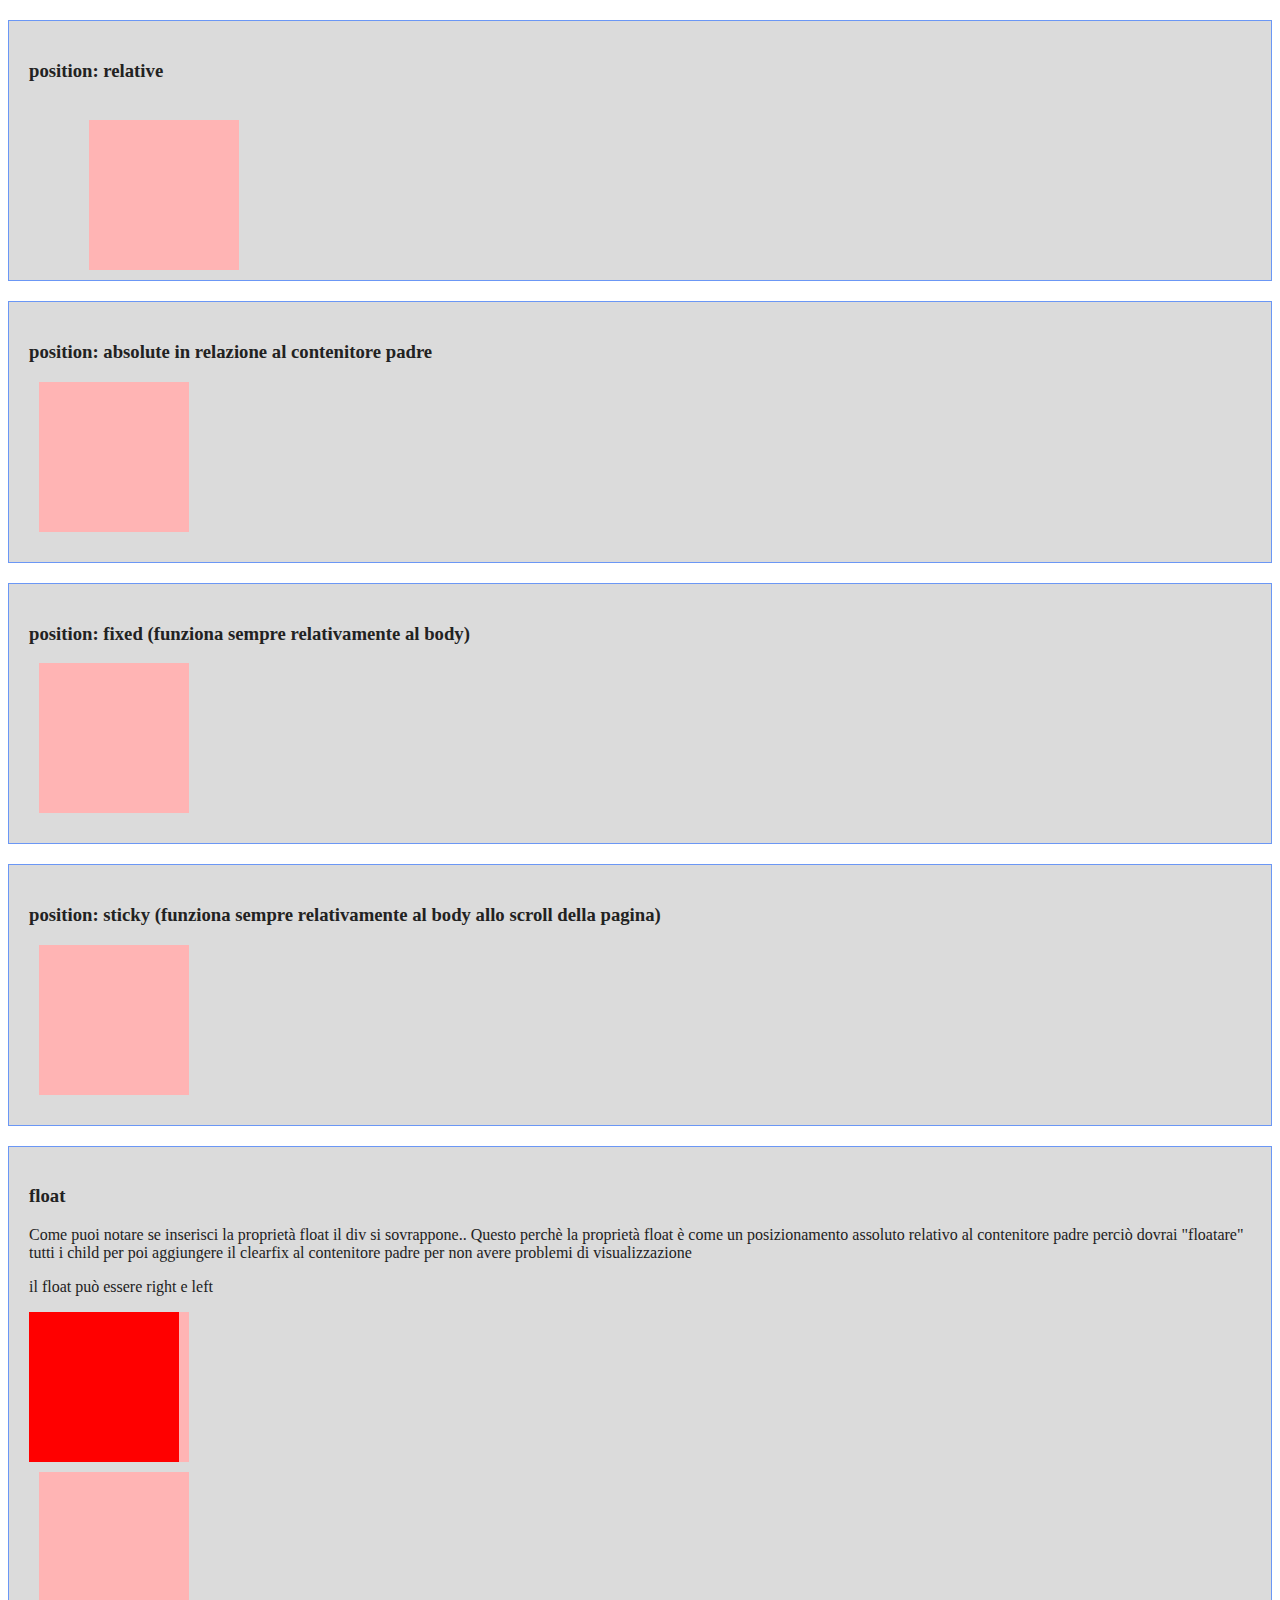
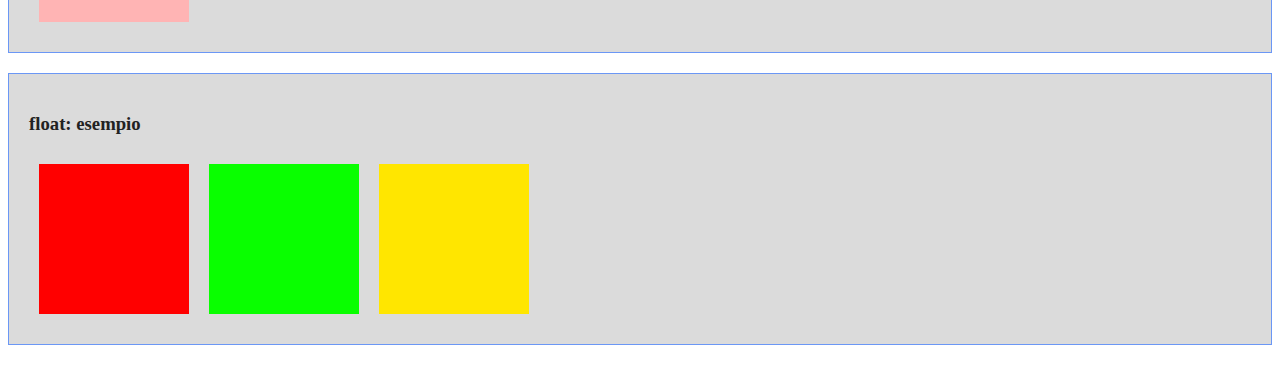
<file: index.html>
<!doctype html>
<html lang="">
<head>
  <meta charset="utf-8">
  <meta name="description" content="">
  <meta name="viewport" content="width=device-width, initial-scale=1">
  <link rel="stylesheet" href="css/base.css">
  <link rel="stylesheet" href="css/main.css">
  <title>DevAcademy: CSS Avanzato</title>
</head>
<body>
<div class="parent parent1">
  <h3>position: relative</h3>
  <div class="child child-1"></div>
</div>
<div class="parent parent2">
  <h3>position: absolute in relazione al contenitore padre</h3>
  <div class="child child-1"></div>
</div>
<div class="parent parent3">
  <h3>position: fixed (funziona sempre relativamente al body)</h3>
  <div class="child child-1"></div>
</div>
<div class="parent parent4">
  <h3>position: sticky (funziona sempre relativamente al body allo scroll della pagina)</h3>
  <div class="child child-1"></div>
</div>
<div class="parent parent5">
  <h3>float</h3>
  <p>Come puoi notare se inserisci la proprietà float il div si sovrappone.. Questo perchè la proprietà float è come un posizionamento assoluto relativo al contenitore padre perciò dovrai "floatare" tutti i child per poi aggiungere il clearfix al contenitore padre per non avere problemi di visualizzazione</p>
  <p>il float può essere right e left</p>
  <div class="child child-1"></div>
  <div class="child child-2"></div>
  <div class="child child-3"></div>
</div>
<div class="parent parent6">
  <h3>float: esempio</h3>
  <div class="child child-1"></div>
  <div class="child child-2"></div>
  <div class="child child-3"></div>
</div>
</body>
</html>
</file>
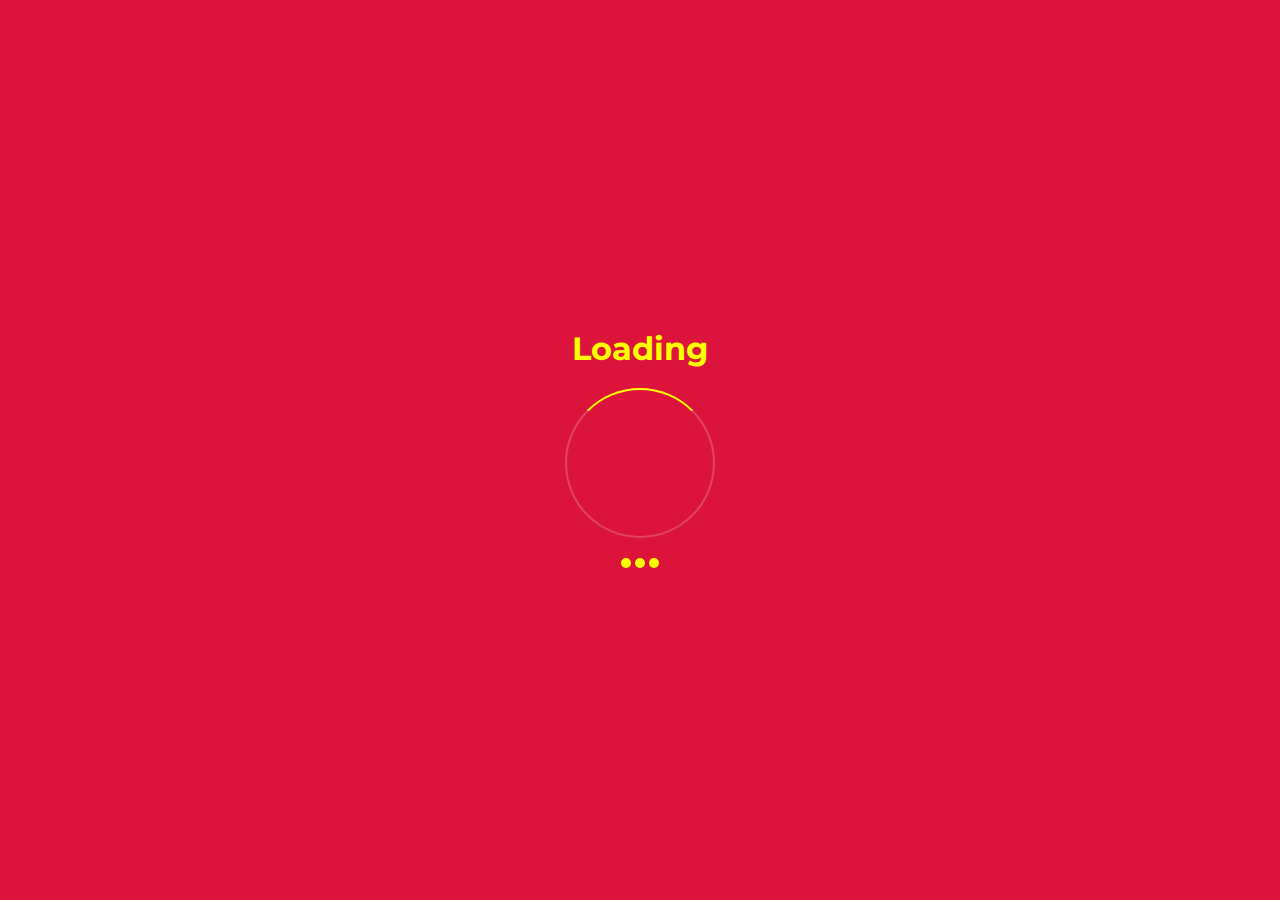
<file: animazioni-keyframes/index.html>
<!doctype html>
<html lang="">
<head>
  <meta charset="utf-8">
  <meta name="description" content="">
  <meta name="viewport" content="width=device-width, initial-scale=1">
  <link rel="preconnect" href="https://fonts.gstatic.com">
  <link href="https://fonts.googleapis.com/css2?family=Montserrat:wght@300;400;600&display=swap" rel="stylesheet">
  <link rel="stylesheet" href="https://cdnjs.cloudflare.com/ajax/libs/font-awesome/5.15.3/css/all.min.css" integrity="sha512-iBBXm8fW90+nuLcSKlbmrPcLa0OT92xO1BIsZ+ywDWZCvqsWgccV3gFoRBv0z+8dLJgyAHIhR35VZc2oM/gI1w==" crossorigin="anonymous" />
  <link rel="stylesheet" href="style.css">
  <title>Animazioni - Keyframes</title>
</head>
<body>
  <div class="container">
    <h1>Loading</h1>
    <div class="loading-spinner"></div>
    <div class="loading-dots">
      <div id="bounce1"></div>
      <div id="bounce2"></div>
      <div id="bounce3"></div>
    </div>
  </div>
</body>
</html>
</file>
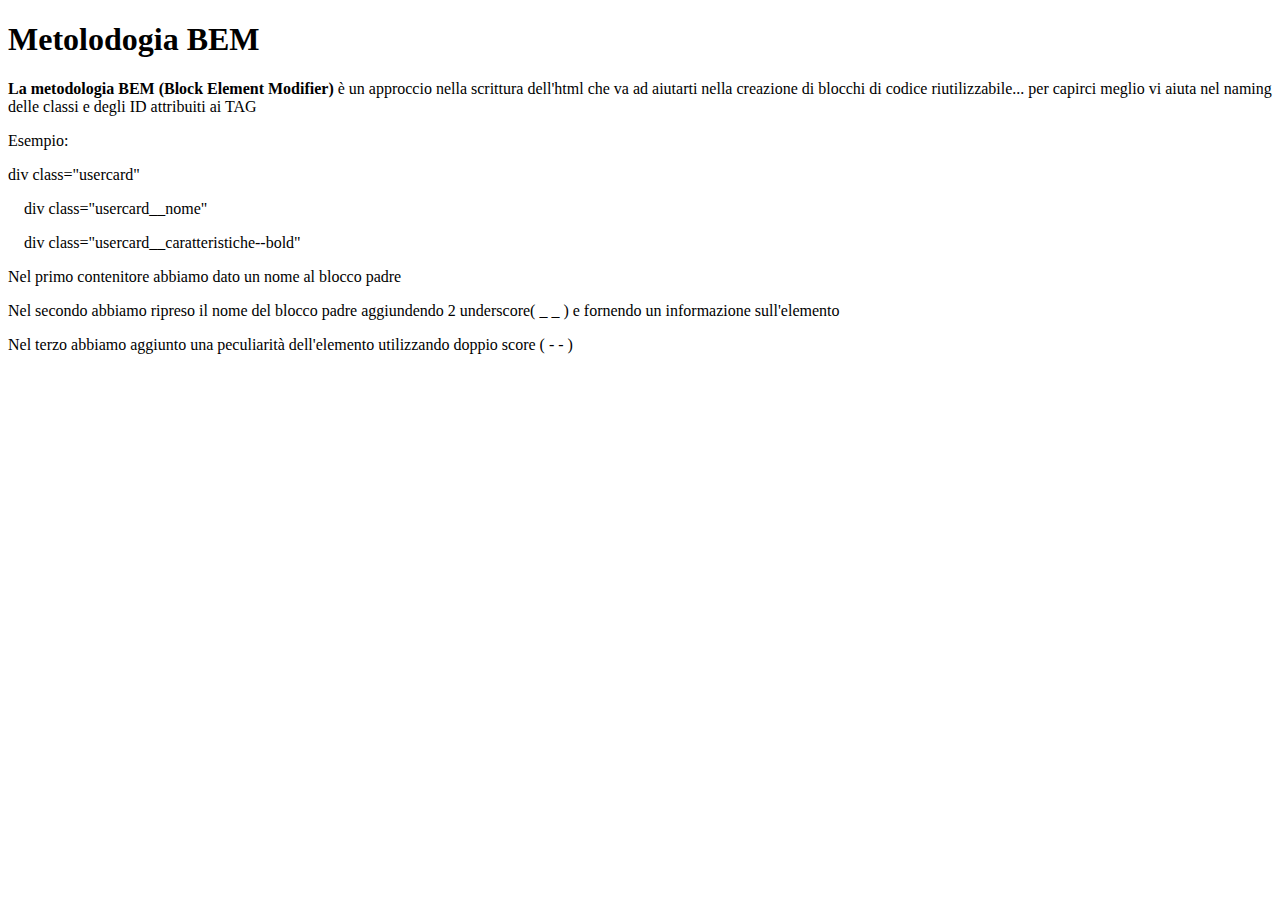
<file: bem/index.html>
<!DOCTYPE html>
<html lang="en">
<head>
    <meta charset="UTF-8">
    <meta name="viewport" content="width=device-width, initial-scale=1.0">
    <title>Metodologia BEM</title>
</head>
<body>
    <h1>Metolodogia BEM</h1>
    <p><strong>La metodologia BEM (Block Element Modifier)</strong> è un approccio nella scrittura dell'html che va ad aiutarti nella creazione di blocchi di codice riutilizzabile... per capirci meglio vi aiuta nel naming delle classi e degli ID attribuiti ai TAG</p>
    <p>Esempio:</p>
    <p>div class="usercard"</p>
    <p>&emsp;div class="usercard__nome"</p>
    <p>&emsp;div class="usercard__caratteristiche--bold"</p>
    <p>Nel primo contenitore abbiamo dato un nome al blocco padre</p>
    <p>Nel secondo abbiamo ripreso il nome del blocco padre aggiundendo 2 underscore( _ _ ) e fornendo un informazione sull'elemento</p>
    <p>Nel terzo abbiamo aggiunto una peculiarità dell'elemento utilizzando doppio score ( - - )</p>
</body>
</html>
</file>
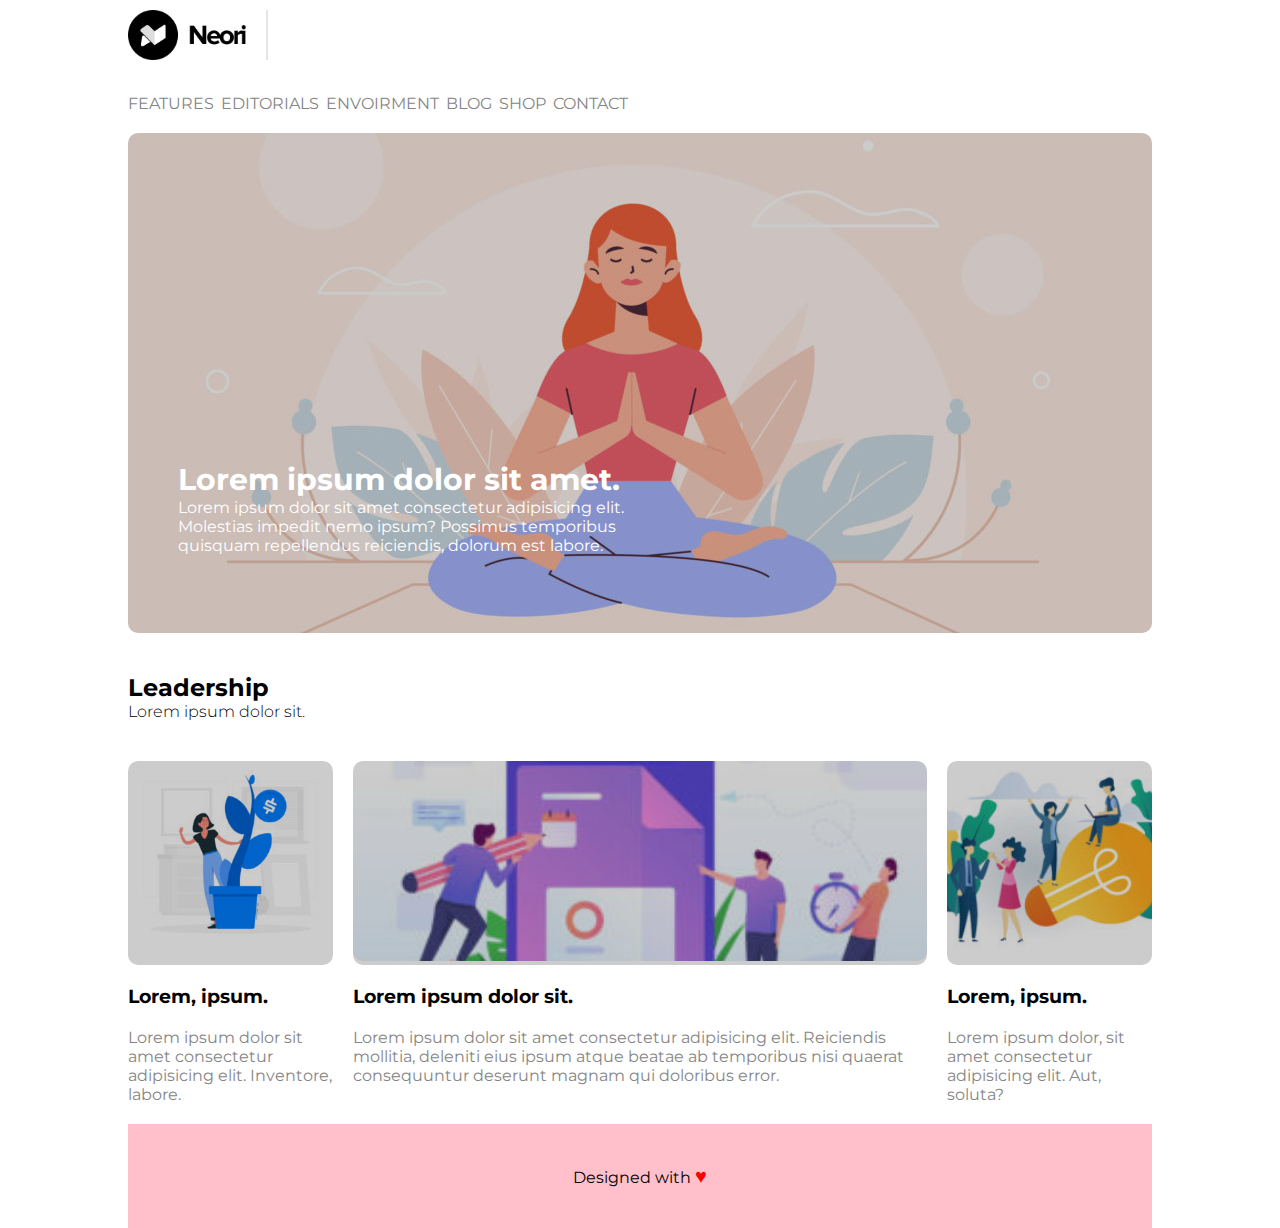
<file: example/index.html>
<!DOCTYPE html>
<html lang="en">
<head>
    <meta charset="UTF-8">
    <meta name="viewport" content="width=device-width, initial-scale=1.0">

    <!-- CSS -->
    <link rel="stylesheet" href="css/standard.css">
    <link rel="stylesheet" href="css/style.css">

    <!-- FONT -->
    <link rel="preconnect" href="https://fonts.googleapis.com">
    <link rel="preconnect" href="https://fonts.gstatic.com" crossorigin>
    <link href="https://fonts.googleapis.com/css2?family=Montserrat:wght@400;500;700&display=swap" rel="stylesheet">


    <title>DevAcademy: Layout con float</title>
</head>
<body>
    <div class="container">
        <header>
            <div id="logo">
                <img src="img/logo.png" alt="">
            </div>
            <nav>
                <ul>
                    <li><a href="#">Features</a></li>
                    <li><a href="#">Editorials</a></li>
                    <li><a href="#">Envoirment</a></li>
                    <li><a href="#">Blog</a></li>
                    <li><a href="#">Shop</a></li>
                    <li><a href="#">Contact</a></li>
                </ul>
            </nav>
            <div class="banner">
                <div class="overlay"></div>
                <img src="img/banner.jpg" alt="">
                <div class="banner-text">
                    <h3>Lorem ipsum dolor sit amet.</h3>
                    <p>Lorem ipsum dolor sit amet consectetur adipisicing elit. Molestias impedit nemo ipsum? Possimus temporibus quisquam repellendus reiciendis, dolorum est labore.</p>
                </div>
            </div>
        </header>
        <main class="content clearfix">
            <div class="title">
                <h2>Leadership</h2>
                <h4>Lorem ipsum dolor sit.</h4>
            </div>
            <div class="col col-left">
                <div class="col-inner">
                    <div class="col-img">
                        <div class="overlay"></div>
                        <img src="img/img-1.jpg" alt="">
                    </div>
                    <div class="col-text">
                        <h3>Lorem, ipsum.</h3>
                        <p>Lorem ipsum dolor sit amet consectetur adipisicing elit. Inventore, labore.</p>
                    </div>
                </div>
            </div>
            <div class="col col-center">
                <div class="col-inner">
                    <div class="col-img">
                        <div class="overlay"></div>
                        <img src="img/img-2.jpg" alt="">
                    </div>
                    <div class="col-text">
                        <h3>Lorem ipsum dolor sit.</h3>
                        <p>Lorem ipsum dolor sit amet consectetur adipisicing elit. Reiciendis mollitia, deleniti eius ipsum atque beatae ab temporibus nisi quaerat consequuntur deserunt magnam qui doloribus error.</p>
                    </div>
                </div>
            </div>
            <div class="col col-right">
                <div class="col-inner">
                    <div class="col-img">
                        <div class="overlay"></div>
                        <img src="img/img-3.jpg" alt="">
                    </div>
                    <div class="col-text">
                        <h3>Lorem, ipsum.</h3>
                        <p>Lorem ipsum dolor, sit amet consectetur adipisicing elit. Aut, soluta?</p>
                    </div>
                </div>
            </div>
        </main>
        <footer>
            <p>Designed with <span class="love"></span></p>
        </footer>
    </div>
</body>
</html>
</file>
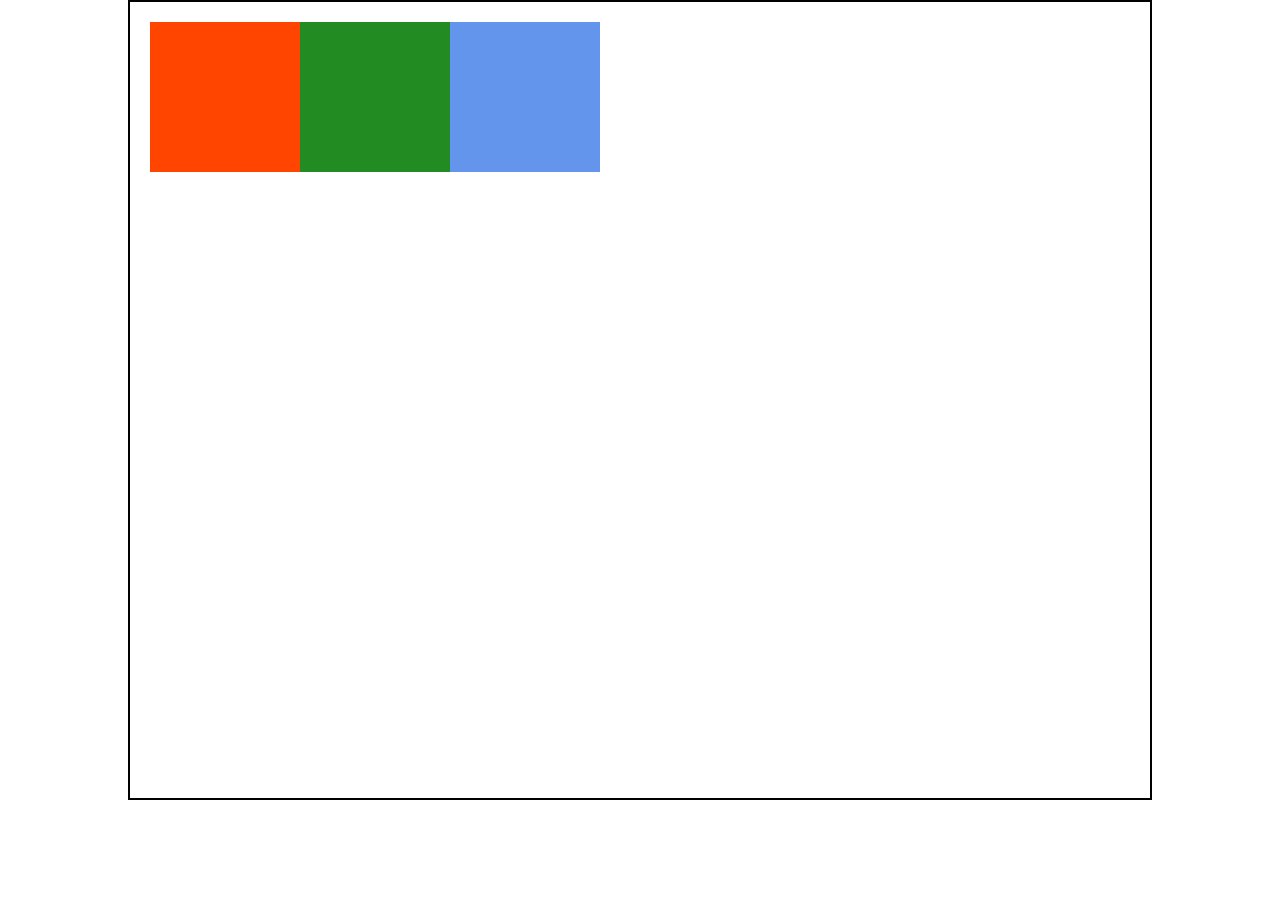
<file: flexbox/index.html>
<!doctype html>
<html lang="">
<head>
  <meta charset="utf-8">
  <meta name="description" content="">
  <meta name="viewport" content="width=device-width, initial-scale=1">
  <link rel="preconnect" href="https://fonts.gstatic.com">
  <link href="https://fonts.googleapis.com/css2?family=Montserrat:wght@300;400;600&display=swap" rel="stylesheet">
  <link rel="stylesheet" href="https://cdnjs.cloudflare.com/ajax/libs/font-awesome/5.15.3/css/all.min.css" integrity="sha512-iBBXm8fW90+nuLcSKlbmrPcLa0OT92xO1BIsZ+ywDWZCvqsWgccV3gFoRBv0z+8dLJgyAHIhR35VZc2oM/gI1w==" crossorigin="anonymous" />
  <link rel="stylesheet" href="css/style.css">
  <link rel="stylesheet" href="css/standard.css">
  <title>Display: Flex</title>
</head>
<body>
  <div class="container">
    <div class="box red"></div>
    <div class="box green"></div>
    <div class="box blue"></div>
  </div>
  <br>
</body>
</html>
</file>
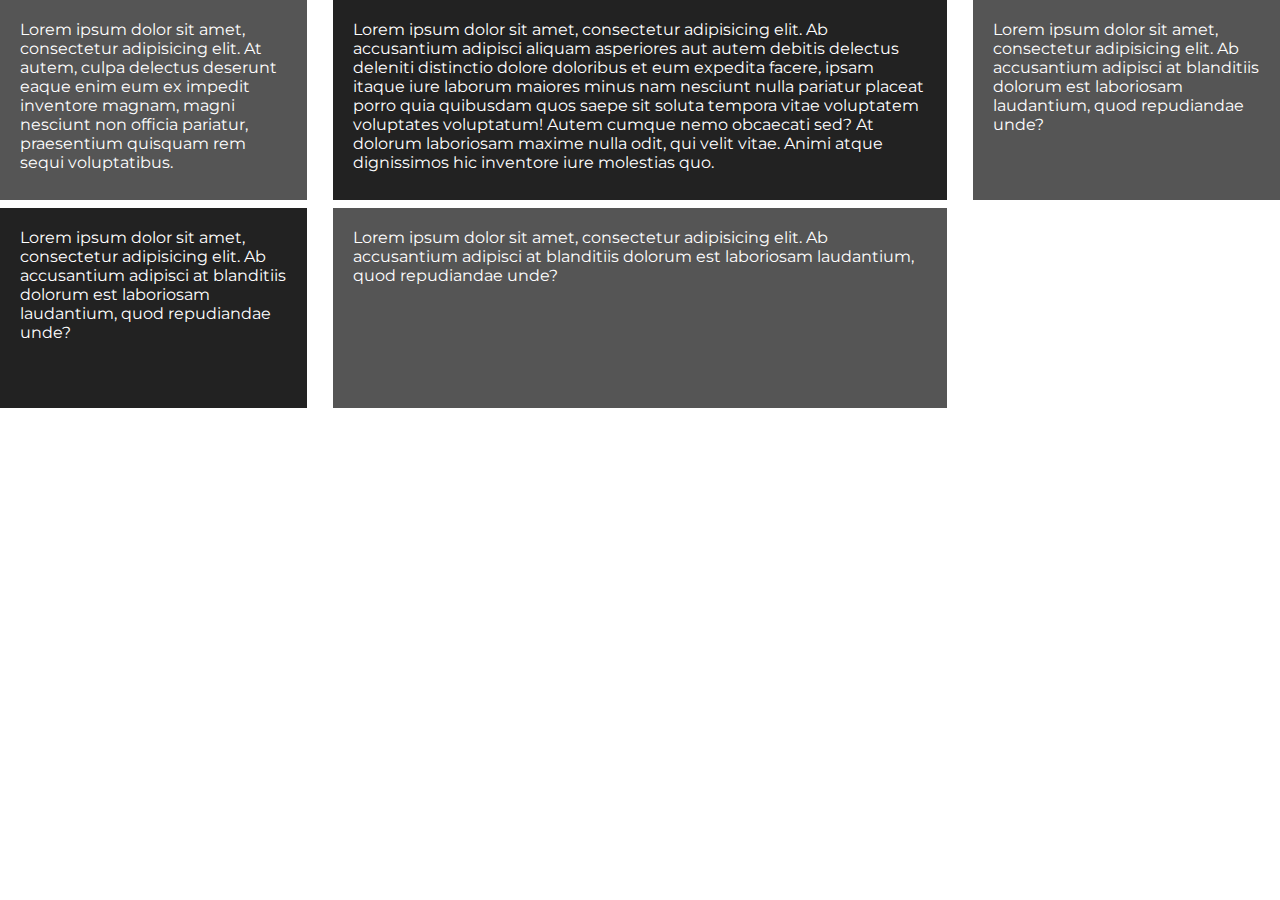
<file: grid/index.html>
<!doctype html>
<html lang="">
<head>
  <meta charset="utf-8">
  <meta name="description" content="">
  <meta name="viewport" content="width=device-width, initial-scale=1">
  <link rel="preconnect" href="https://fonts.gstatic.com">
  <link href="https://fonts.googleapis.com/css2?family=Montserrat:wght@300;400;600&display=swap" rel="stylesheet">
  <link rel="stylesheet" href="https://cdnjs.cloudflare.com/ajax/libs/font-awesome/5.15.3/css/all.min.css" integrity="sha512-iBBXm8fW90+nuLcSKlbmrPcLa0OT92xO1BIsZ+ywDWZCvqsWgccV3gFoRBv0z+8dLJgyAHIhR35VZc2oM/gI1w==" crossorigin="anonymous" />
  <link rel="stylesheet" href="css/style.css">
  <title>Grid layout</title>
</head>
<body>
  <div class="container">
    <div class="box">
      Lorem ipsum dolor sit amet, consectetur adipisicing elit. At autem, culpa delectus deserunt eaque enim eum ex impedit inventore magnam, magni nesciunt non officia pariatur, praesentium quisquam rem sequi voluptatibus.
    </div>
    <div class="box">
      Lorem ipsum dolor sit amet, consectetur adipisicing elit. Ab accusantium adipisci aliquam asperiores aut autem debitis delectus deleniti distinctio dolore doloribus et eum expedita facere, ipsam itaque iure laborum maiores minus nam nesciunt nulla pariatur placeat porro quia quibusdam quos saepe sit soluta tempora vitae voluptatem voluptates voluptatum! Autem cumque nemo obcaecati sed? At dolorum laboriosam maxime nulla odit, qui velit vitae. Animi atque dignissimos hic inventore iure molestias quo.
    </div>
    <div class="box">
      Lorem ipsum dolor sit amet, consectetur adipisicing elit. Ab accusantium adipisci at blanditiis dolorum est laboriosam laudantium, quod repudiandae unde?
    </div>

    <div class="box">
      Lorem ipsum dolor sit amet, consectetur adipisicing elit. Ab accusantium adipisci at blanditiis dolorum est laboriosam laudantium, quod repudiandae unde?
    </div>

    <div class="box">
      Lorem ipsum dolor sit amet, consectetur adipisicing elit. Ab accusantium adipisci at blanditiis dolorum est laboriosam laudantium, quod repudiandae unde?
    </div>
  </div>
</body>
</html>
</file>
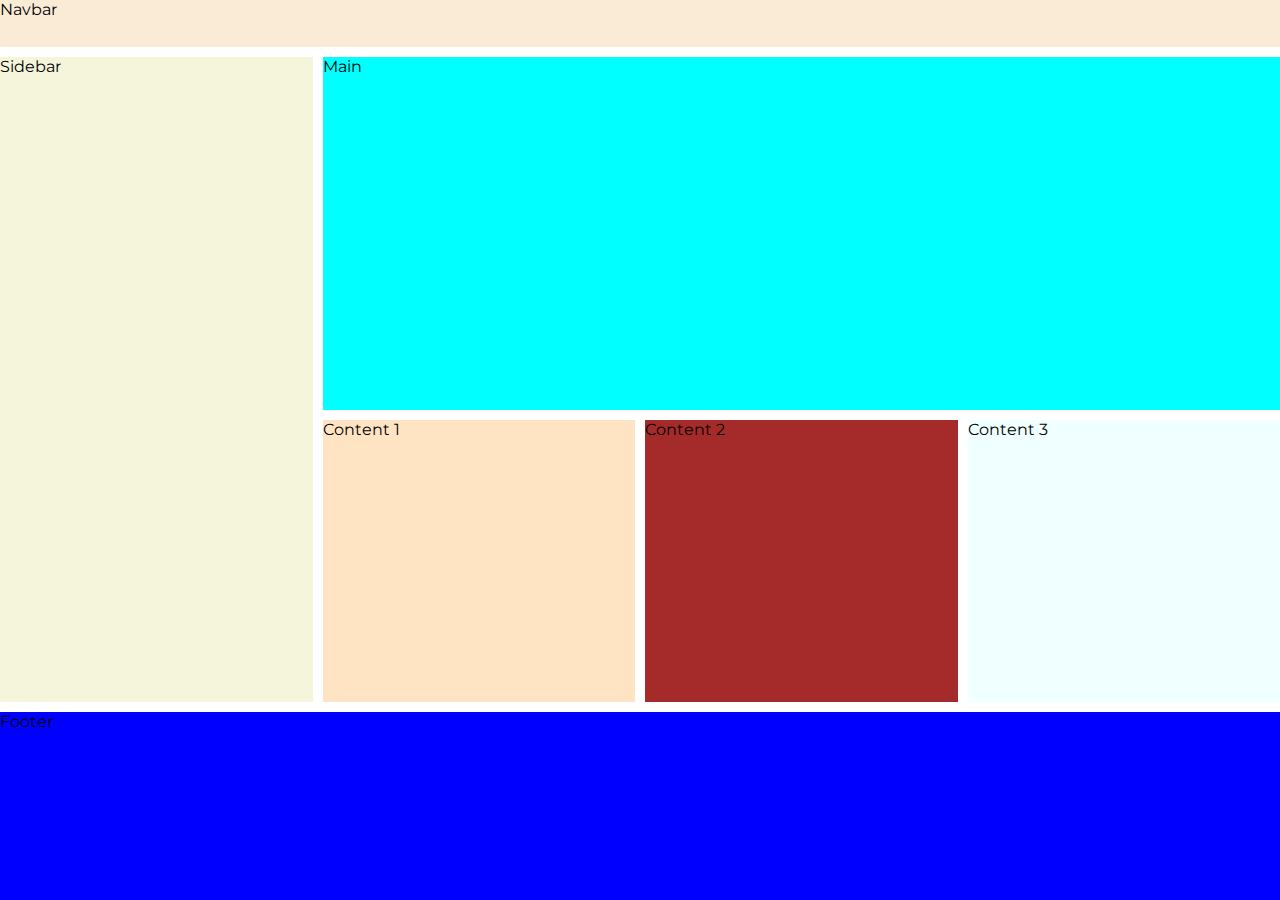
<file: layout-html-grid/index.html>
<!doctype html>
<html lang="">
<head>
  <meta charset="utf-8">
  <meta name="description" content="">
  <meta name="viewport" content="width=device-width, initial-scale=1">
  <link rel="preconnect" href="https://fonts.gstatic.com">
  <link href="https://fonts.googleapis.com/css2?family=Montserrat:wght@300;400;600&display=swap" rel="stylesheet">
  <link rel="stylesheet" href="https://cdnjs.cloudflare.com/ajax/libs/font-awesome/5.15.3/css/all.min.css" integrity="sha512-iBBXm8fW90+nuLcSKlbmrPcLa0OT92xO1BIsZ+ywDWZCvqsWgccV3gFoRBv0z+8dLJgyAHIhR35VZc2oM/gI1w==" crossorigin="anonymous" />
  <link rel="stylesheet" href="css/style.css">
  <title>Grid layout</title>
</head>
<body>
    <div class="container">
        <nav>Navbar</nav>
        <main>Main</main>
        <div class="sidebar">Sidebar</div>
        <div class="content1">Content 1</div>
        <div class="content2">Content 2</div>
        <div class="content3">Content 3</div>
        <footer>
            Footer
        </footer>
    </div>
</body>
</file>
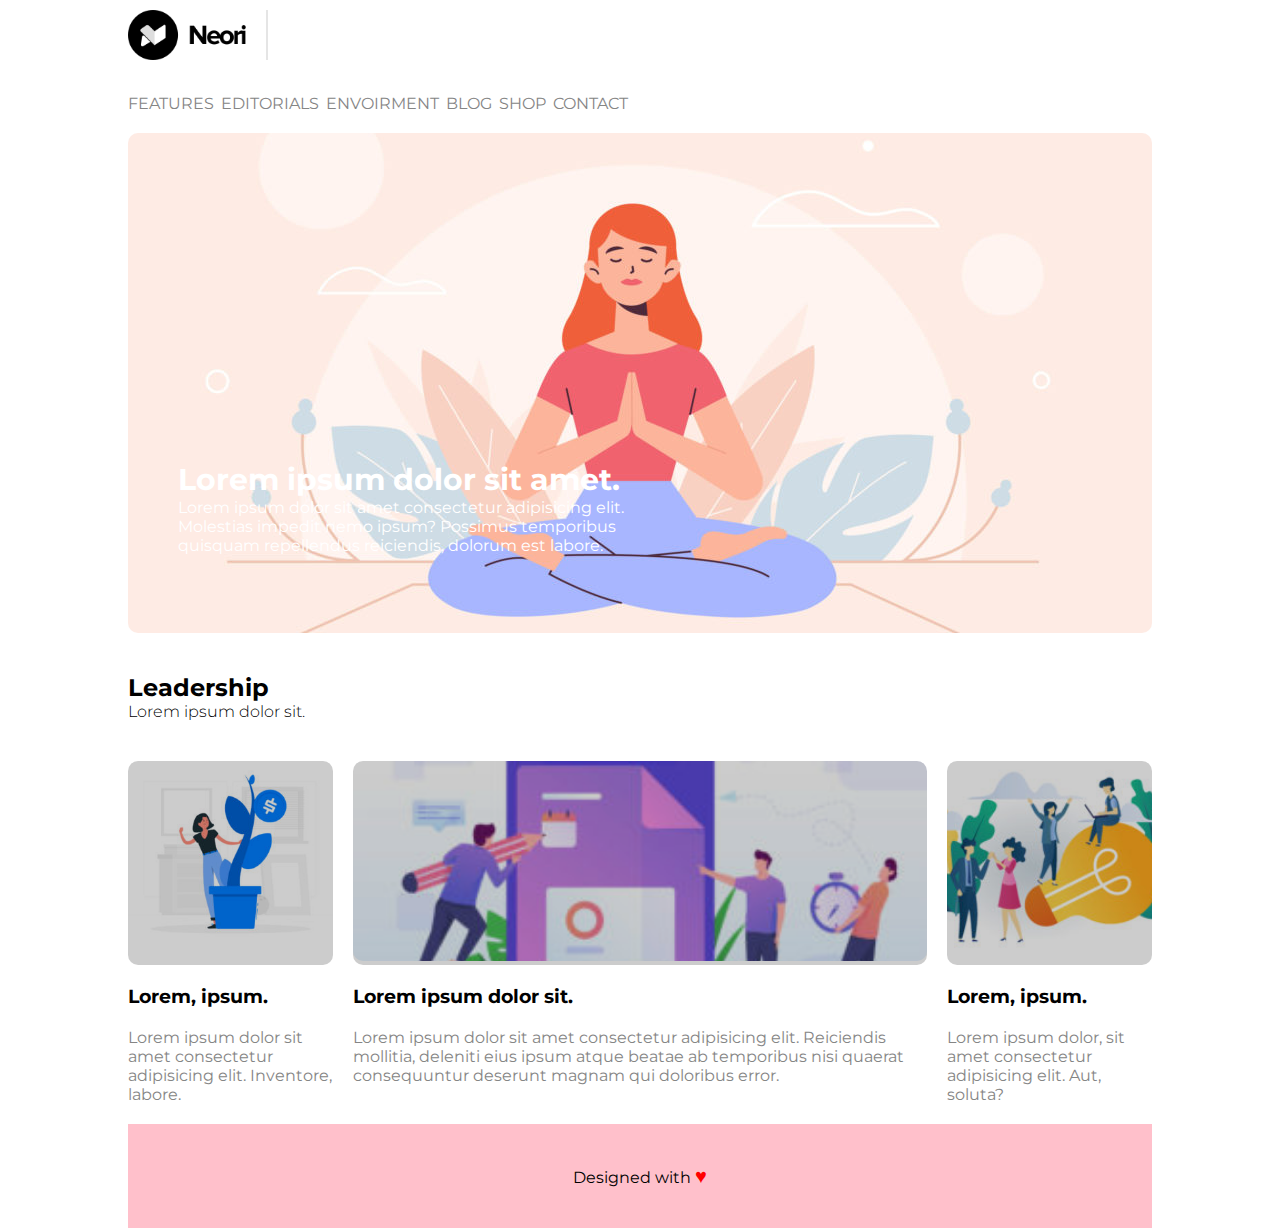
<file: media-queries/index.html>
<!DOCTYPE html>
<html lang="en">
<head>
    <meta charset="UTF-8">
    <meta name="viewport" content="width=device-width, initial-scale=1.0">

    <!-- CSS -->
    <link rel="stylesheet" href="css/standard.css">
    <link rel="stylesheet" href="css/style.css">

    <!-- FONT AWESOME -->
    <link rel="stylesheet" href="https://cdnjs.cloudflare.com/ajax/libs/font-awesome/6.4.2/css/all.min.css" integrity="sha512-z3gLpd7yknf1YoNbCzqRKc4qyor8gaKU1qmn+CShxbuBusANI9QpRohGBreCFkKxLhei6S9CQXFEbbKuqLg0DA==" crossorigin="anonymous" referrerpolicy="no-referrer" />

    <!-- FONT -->
    <link rel="preconnect" href="https://fonts.googleapis.com">
    <link rel="preconnect" href="https://fonts.gstatic.com" crossorigin>
    <link href="https://fonts.googleapis.com/css2?family=Montserrat:wght@400;500;700&display=swap" rel="stylesheet">


    <title>DevAcademy: Layout con float</title>
</head>
<body>
    <div class="container">
        <header>
            <div id="logo">
                <img src="img/logo.png" alt="">
            </div>
            <div class="nav-right clearfix">
                <input type="checkbox" id="check">
                <label for="check" class="checkBtn">
                    <i class="fas fa-bars"></i>
                </label>
            </div>
            <nav id="nav">
                <ul>
                    <li><a href="#">Features</a></li>
                    <li><a href="#">Editorials</a></li>
                    <li><a href="#">Envoirment</a></li>
                    <li><a href="#">Blog</a></li>
                    <li><a href="#">Shop</a></li>
                    <li><a href="#">Contact</a></li>
                </ul>
            </nav>
            <div class="banner">
                <img src="img/banner.jpg" alt="">
                <div class="banner-text">
                    <h3>Lorem ipsum dolor sit amet.</h3>
                    <p>Lorem ipsum dolor sit amet consectetur adipisicing elit. Molestias impedit nemo ipsum? Possimus temporibus quisquam repellendus reiciendis, dolorum est labore.</p>
                </div>
                <!--<div class="overlay"></div>-->
            </div>
        </header>
        <main class="content clearfix">
            <div class="title">
                <h2>Leadership</h2>
                <h4>Lorem ipsum dolor sit.</h4>
            </div>
            <div class="col col-left">
                <div class="col-inner">
                    <div class="col-img">
                        <div class="overlay"></div>
                        <img src="img/img-1.jpg" alt="">
                    </div>
                    <div class="col-text">
                        <h3>Lorem, ipsum.</h3>
                        <p>Lorem ipsum dolor sit amet consectetur adipisicing elit. Inventore, labore.</p>
                    </div>
                </div>
            </div>
            <div class="col col-center">
                <div class="col-inner">
                    <div class="col-img">
                        <div class="overlay"></div>
                        <img src="img/img-2.jpg" alt="">
                    </div>
                    <div class="col-text">
                        <h3>Lorem ipsum dolor sit.</h3>
                        <p>Lorem ipsum dolor sit amet consectetur adipisicing elit. Reiciendis mollitia, deleniti eius ipsum atque beatae ab temporibus nisi quaerat consequuntur deserunt magnam qui doloribus error.</p>
                    </div>
                </div>
            </div>
            <div class="col col-right">
                <div class="col-inner">
                    <div class="col-img">
                        <div class="overlay"></div>
                        <img src="img/img-3.jpg" alt="">
                    </div>
                    <div class="col-text">
                        <h3>Lorem, ipsum.</h3>
                        <p>Lorem ipsum dolor, sit amet consectetur adipisicing elit. Aut, soluta?</p>
                    </div>
                </div>
            </div>
        </main>
        <footer>
            <p>Designed with <span class="love"></span></p>
        </footer>
    </div>
    <script type="text/javascript">
        document.getElementById('check').addEventListener("click", function(){
            let display = document.getElementById('nav').style.display;
            console.log(display);
            if(display == 'block') {
                document.getElementById('nav').style.display = 'none';
            } else {
                document.getElementById('nav').style.display = 'block';
            }
        });
    </script>
</body>
</html>
</file>
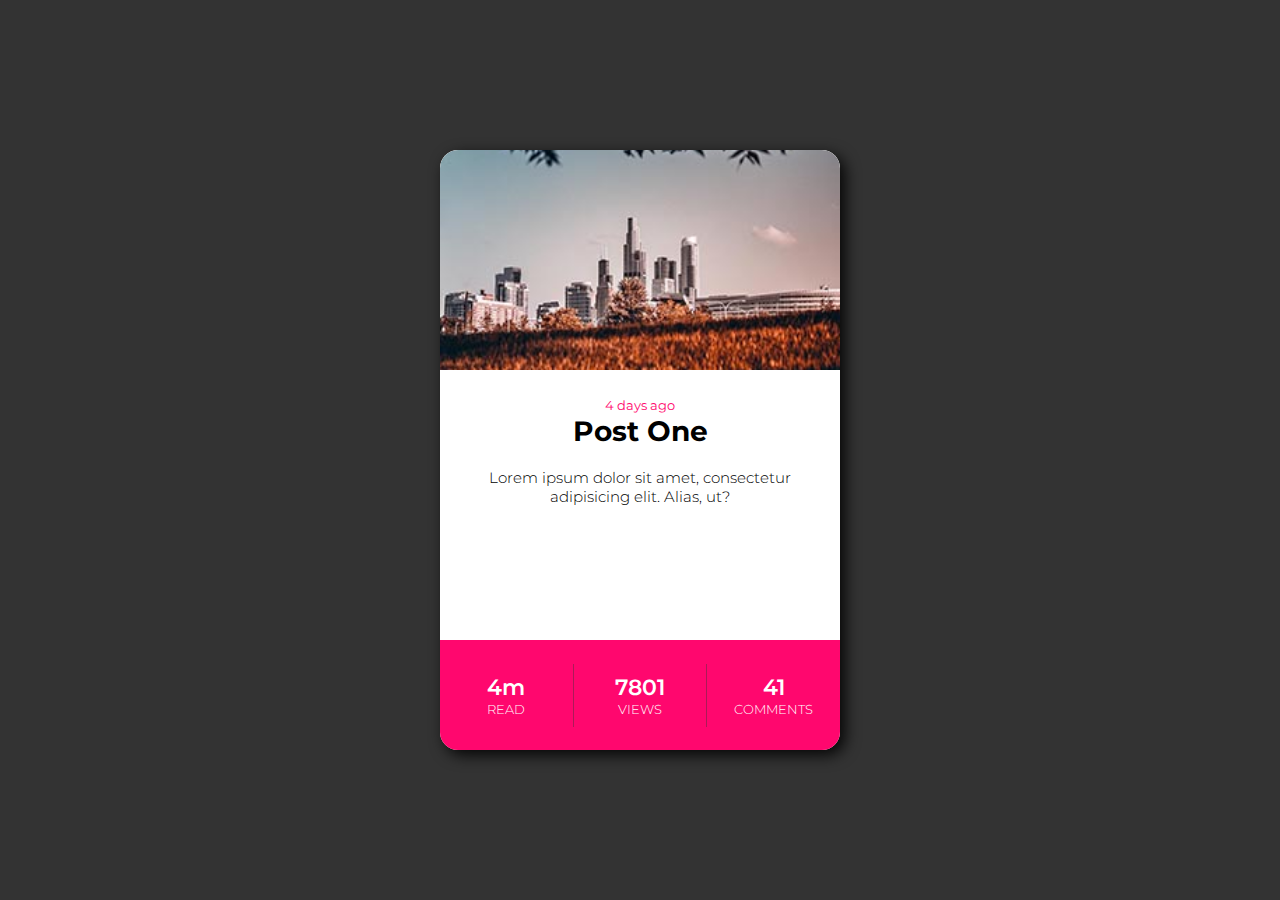
<file: flexbox/card/index.html>
<!doctype html>
<html lang="">
<head>
  <meta charset="utf-8">
  <meta name="description" content="">
  <meta name="viewport" content="width=device-width, initial-scale=1">
  <link rel="preconnect" href="https://fonts.gstatic.com">
  <link href="https://fonts.googleapis.com/css2?family=Montserrat:wght@300;400;600&display=swap" rel="stylesheet">
  <link rel="stylesheet" href="https://cdnjs.cloudflare.com/ajax/libs/font-awesome/5.15.3/css/all.min.css" integrity="sha512-iBBXm8fW90+nuLcSKlbmrPcLa0OT92xO1BIsZ+ywDWZCvqsWgccV3gFoRBv0z+8dLJgyAHIhR35VZc2oM/gI1w==" crossorigin="anonymous" />
  <link rel="stylesheet" href="css/style.css">
  <title>Card Layout</title>
</head>
<body>
  <div class="container">
    <div class="card">
      <div class="card-image"></div>
      <div class="card-text">
        <span>4 days ago</span>
        <h2>Post One</h2>
        <p>Lorem ipsum dolor sit amet, consectetur adipisicing elit. Alias, ut?</p>
      </div>
      <div class="card-stats">
        <div class="stat">
          <div class="value">4m</div>
          <div class="type">read</div>
        </div>
        <div class="stat border">
          <div class="value">7801</div>
          <div class="type">views</div>
        </div>
        <div class="stat">
          <div class="value">41</div>
          <div class="type">comments</div>
        </div>
      </div>
    </div>
  </div>
</body>
</html>
</file>
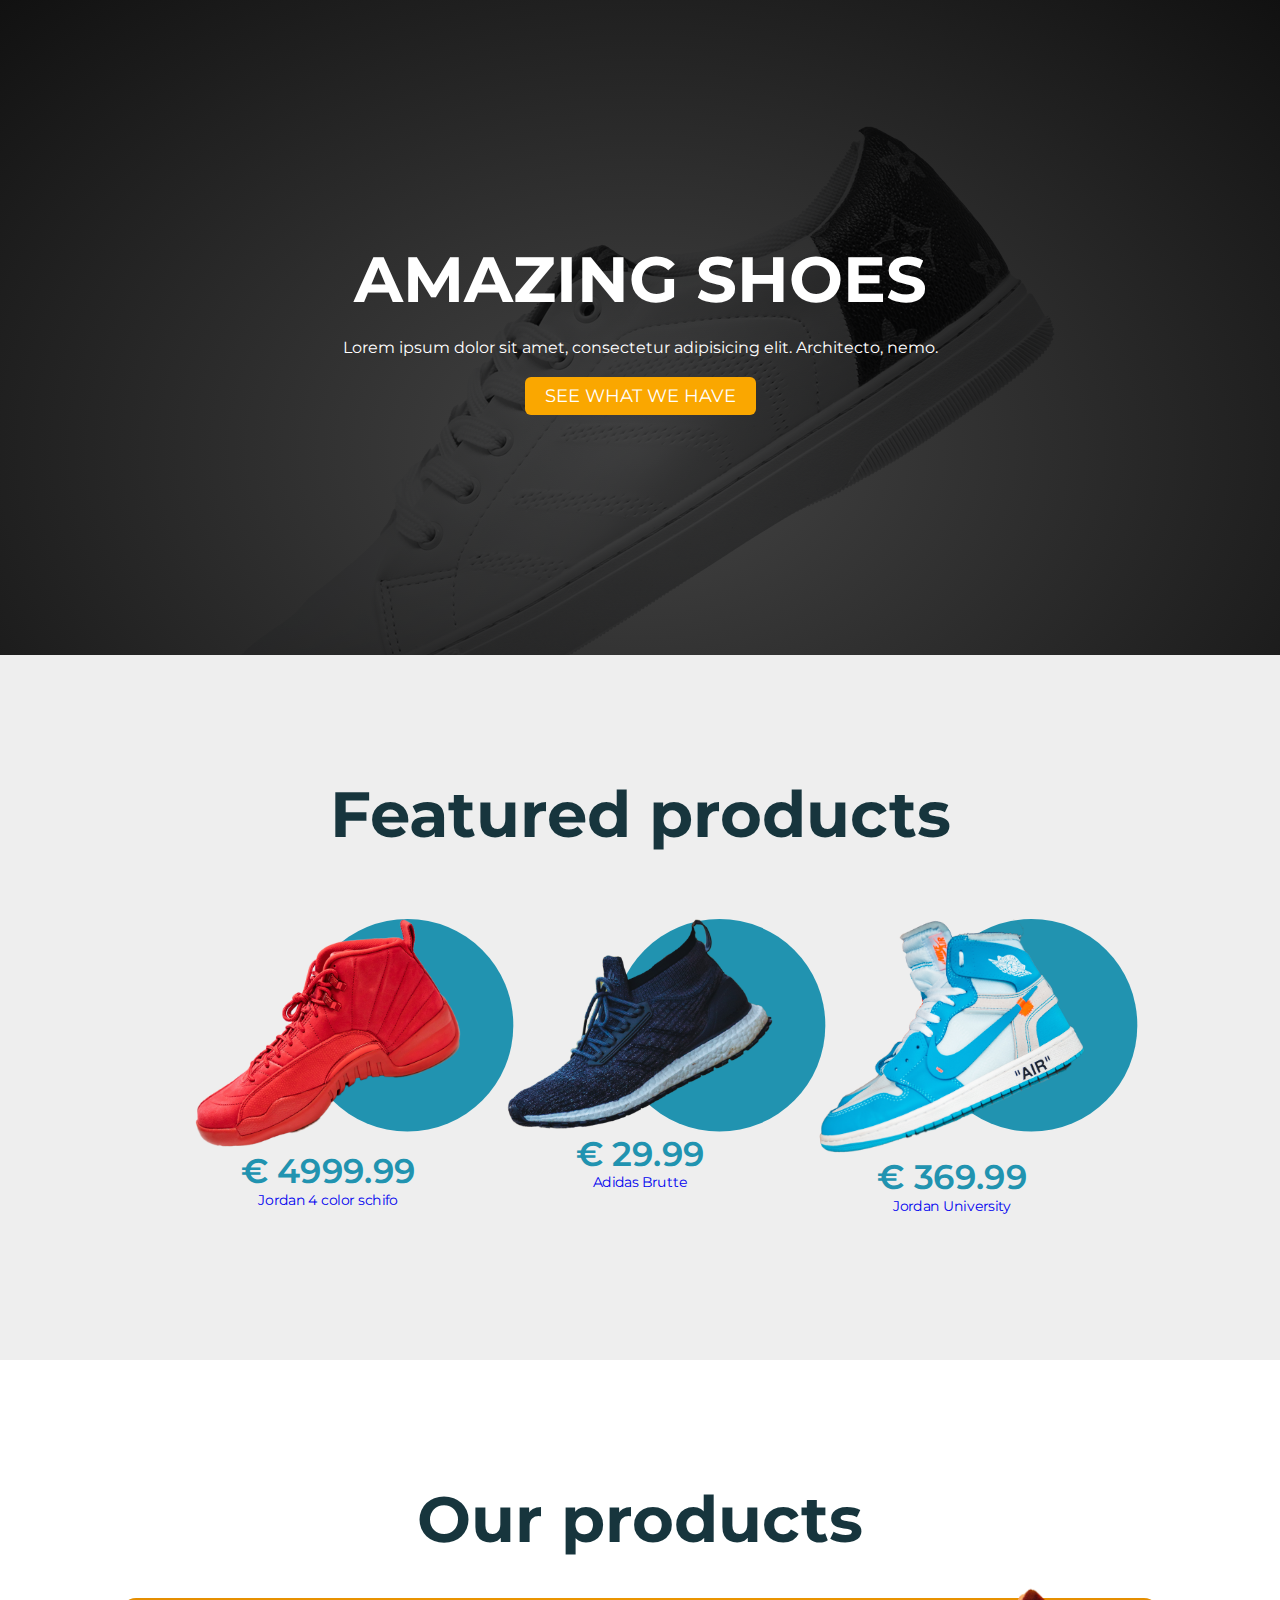
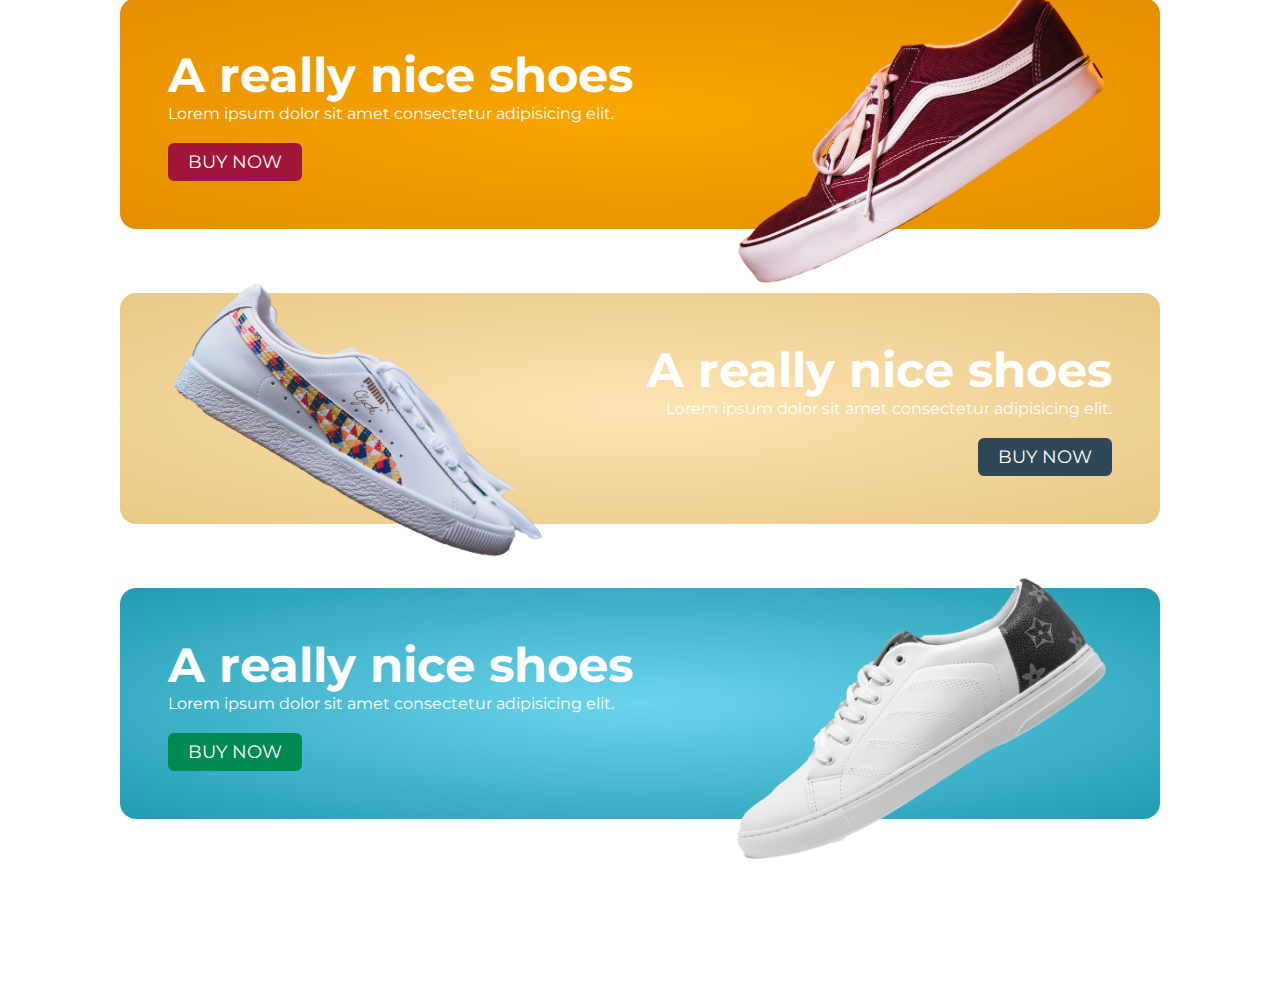
<file: flexbox/miniwebsite/index.html>
<!doctype html>
<html lang="">
<head>
  <meta charset="utf-8">
  <meta name="description" content="">
  <meta name="viewport" content="width=device-width, initial-scale=1">
  <link rel="preconnect" href="https://fonts.gstatic.com">
  <link href="https://fonts.googleapis.com/css2?family=Montserrat:wght@300;400;600&display=swap" rel="stylesheet">
  <link rel="stylesheet" href="https://cdnjs.cloudflare.com/ajax/libs/font-awesome/5.15.3/css/all.min.css" integrity="sha512-iBBXm8fW90+nuLcSKlbmrPcLa0OT92xO1BIsZ+ywDWZCvqsWgccV3gFoRBv0z+8dLJgyAHIhR35VZc2oM/gI1w==" crossorigin="anonymous" />
  <link rel="stylesheet" href="css/style.css">
  <title>Shoes</title>
</head>
<body>
  <header class="hero">
    <div class="container spacing">
      <h1 class="hero-title">Amazing Shoes</h1>
      <p>Lorem ipsum dolor sit amet, consectetur adipisicing elit. Architecto, nemo.</p>
      <a href="#" class="btn">See what we have</a>
    </div>
  </header>

  <main>
    <section class="featured">
      <div class="container">
        <h2 class="section-title">Featured products</h2>
        <div class="row">
          <a href="#" class="featured-item">
            <img class="featured-img" src="img/shoe-4.png" alt="">
            <p class="featured-detail"><span class="price">€ 4999.99</span><span>Jordan 4 color schifo</span></p>
          </a>
          <a href="#" class="featured-item">
            <img class="featured-img" src="img/shoe-5.png" alt="">
            <p class="featured-detail"><span class="price">€ 29.99</span><span>Adidas Brutte</span></p>
          </a>
          <a href="#" class="featured-item">
            <img class="featured-img" src="img/shoe-6.png" alt="">
            <p class="featured-detail"><span class="price">€ 369.99</span><span>Jordan University</span></p>
          </a>
        </div>
      </div>
    </section>

    <section class="our-products">
      <div class="container">
        <h2 class="section-title">Our products</h2>

        <article class="product product-1">
          <img src="img/shoe-1.png" alt="" class="product-image">
          <h3 class="product-title">A really nice shoes</h3>
          <p class="product-description">Lorem ipsum dolor sit amet consectetur adipisicing elit.</p>
          <a href="" class="btn">Buy now</a>
        </article>

        <article class="product product-2">
          <img src="img/shoe-2.png" alt="" class="product-image">
          <h3 class="product-title">A really nice shoes</h3>
          <p class="product-description">Lorem ipsum dolor sit amet consectetur adipisicing elit.</p>
          <a href="" class="btn">Buy now</a>
        </article>

        <article class="product product-3">
          <img src="img/shoe-3.png" alt="" class="product-image">
          <h3 class="product-title">A really nice shoes</h3>
          <p class="product-description">Lorem ipsum dolor sit amet consectetur adipisicing elit.</p>
          <a href="" class="btn">Buy now</a>
        </article>
      </div>
    </section>
  </main>

  <footer></footer>
</body>
</html>
</file>
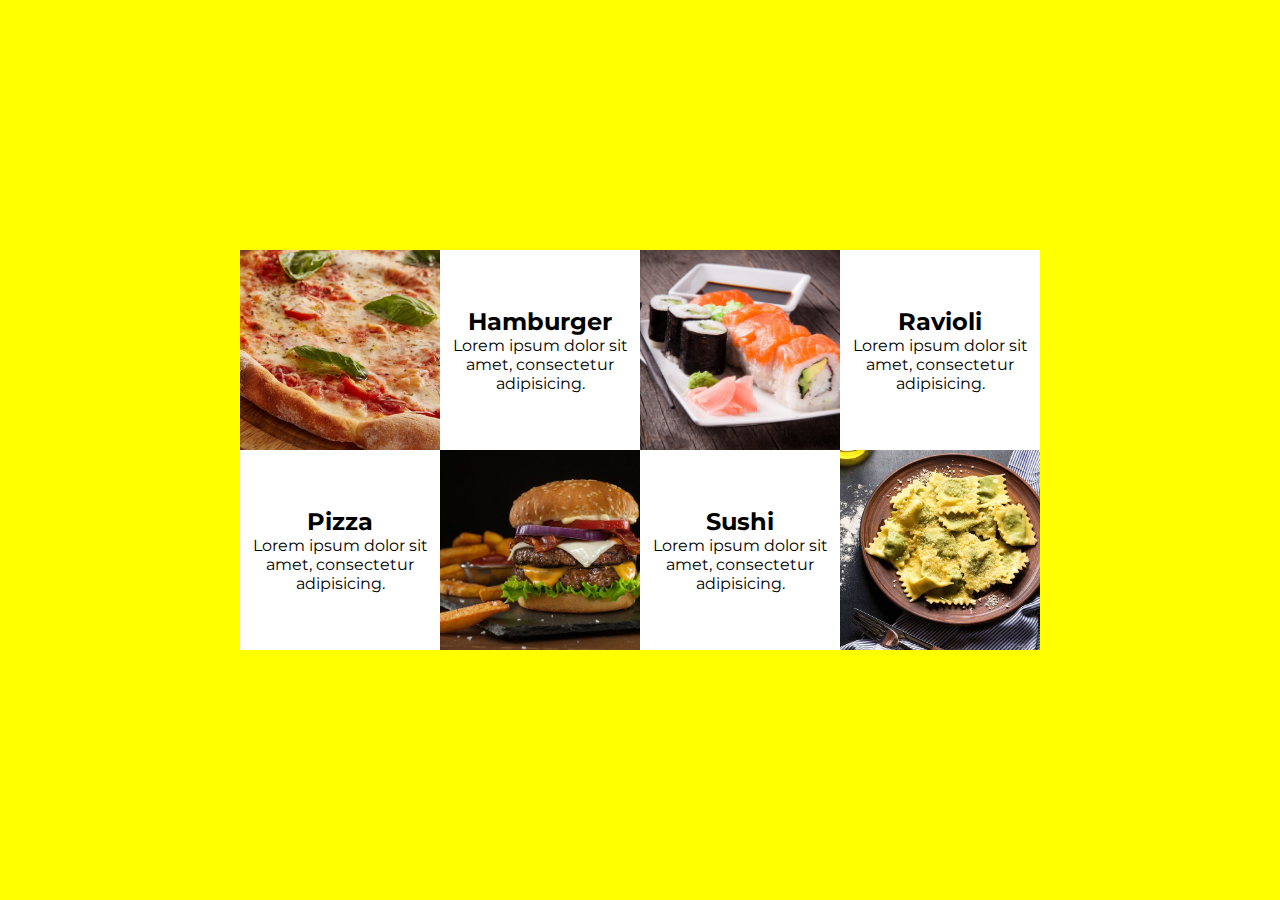
<file: flexbox/other-card/index.html>
<!doctype html>
<html lang="">
<head>
  <meta charset="utf-8">
  <meta name="description" content="">
  <meta name="viewport" content="width=device-width, initial-scale=1">
  <link rel="preconnect" href="https://fonts.gstatic.com">
  <link href="https://fonts.googleapis.com/css2?family=Montserrat:wght@300;400;600&display=swap" rel="stylesheet">
  <link rel="stylesheet" href="https://cdnjs.cloudflare.com/ajax/libs/font-awesome/5.15.3/css/all.min.css" integrity="sha512-iBBXm8fW90+nuLcSKlbmrPcLa0OT92xO1BIsZ+ywDWZCvqsWgccV3gFoRBv0z+8dLJgyAHIhR35VZc2oM/gI1w==" crossorigin="anonymous" />
  <link rel="stylesheet" href="css/style.css">
  <title>Card Layout</title>
</head>
<body>
  <div class="container">
    <div class="card">
      <div class="card-image">
        <img src="img/pizza.jpeg" alt="Pizza">
      </div>
      <div class="card-text">
        <h2>Pizza</h2>
        <p>Lorem ipsum dolor sit amet, consectetur adipisicing.</p>
      </div>
    </div>
    <div class="card">
      <div class="card-image">
        <img src="img/hamburger.jpeg" alt="Hamburger">
      </div>
      <div class="card-text">
        <h2>Hamburger</h2>
        <p>Lorem ipsum dolor sit amet, consectetur adipisicing.</p>
      </div>
    </div>
    <div class="card">
      <div class="card-image">
        <img src="img/sushi.jpeg" alt="Sushi">
      </div>
      <div class="card-text">
        <h2>Sushi</h2>
        <p>Lorem ipsum dolor sit amet, consectetur adipisicing.</p>
      </div>
    </div>
    <div class="card">
      <div class="card-image">
        <img src="img/ravioli.jpeg" alt="Ravioli">
      </div>
      <div class="card-text">
        <h2>Ravioli</h2>
        <p>Lorem ipsum dolor sit amet, consectetur adipisicing.</p>
      </div>
    </div>
  </div>
</body>
</html>
</file>
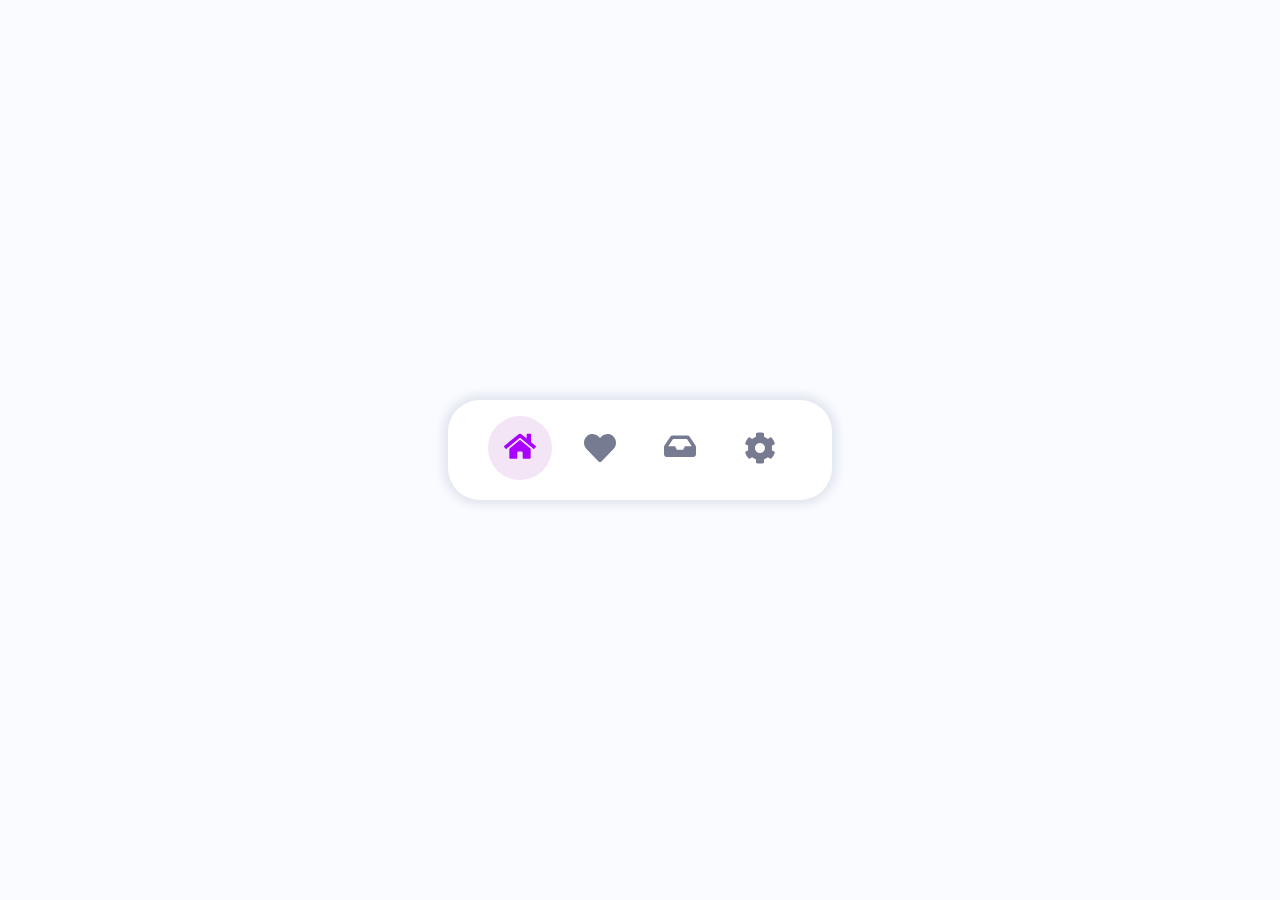
<file: tabbar/css/index.html>
<!doctype html>
<html lang="">
<head>
  <meta charset="utf-8">
  <meta name="description" content="">
  <meta name="viewport" content="width=device-width, initial-scale=1">
  <link href="https://fonts.googleapis.com/css2?family=Montserrat:wght@300;400;600&display=swap" rel="stylesheet">
  <link rel="stylesheet" href="css/style.css">
  <title>Tabbar</title>
</head>
<body>
  <nav class="nav">
    <ul class="nav-list">
      <li class="nav-listitem active">
        <svg viewBox="0 0 576 512" width="100" title="home">
          <path d="M280.37 148.26L96 300.11V464a16 16 0 0 0 16 16l112.06-.29a16 16 0 0 0 15.92-16V368a16 16 0 0 1 16-16h64a16 16 0 0 1 16 16v95.64a16 16 0 0 0 16 16.05L464 480a16 16 0 0 0 16-16V300L295.67 148.26a12.19 12.19 0 0 0-15.3 0zM571.6 251.47L488 182.56V44.05a12 12 0 0 0-12-12h-56a12 12 0 0 0-12 12v72.61L318.47 43a48 48 0 0 0-61 0L4.34 251.47a12 12 0 0 0-1.6 16.9l25.5 31A12 12 0 0 0 45.15 301l235.22-193.74a12.19 12.19 0 0 1 15.3 0L530.9 301a12 12 0 0 0 16.9-1.6l25.5-31a12 12 0 0 0-1.7-16.93z" />
        </svg>
      </li>
      <li class="nav-listitem">
        <svg viewBox="0 0 512 512" width="100" title="heart">
          <path d="M462.3 62.6C407.5 15.9 326 24.3 275.7 76.2L256 96.5l-19.7-20.3C186.1 24.3 104.5 15.9 49.7 62.6c-62.8 53.6-66.1 149.8-9.9 207.9l193.5 199.8c12.5 12.9 32.8 12.9 45.3 0l193.5-199.8c56.3-58.1 53-154.3-9.8-207.9z" />
        </svg>
      </li>
      <li class="nav-listitem">
        <svg viewBox="0 0 576 512" width="100" title="inbox">
          <path d="M567.938 243.908L462.25 85.374A48.003 48.003 0 0 0 422.311 64H153.689a48 48 0 0 0-39.938 21.374L8.062 243.908A47.994 47.994 0 0 0 0 270.533V400c0 26.51 21.49 48 48 48h480c26.51 0 48-21.49 48-48V270.533a47.994 47.994 0 0 0-8.062-26.625zM162.252 128h251.497l85.333 128H376l-32 64H232l-32-64H76.918l85.334-128z" />
        </svg>
      </li>
      <li class="nav-listitem">
        <svg viewBox="0 0 512 512" width="100" title="cog">
          <path d="M487.4 315.7l-42.6-24.6c4.3-23.2 4.3-47 0-70.2l42.6-24.6c4.9-2.8 7.1-8.6 5.5-14-11.1-35.6-30-67.8-54.7-94.6-3.8-4.1-10-5.1-14.8-2.3L380.8 110c-17.9-15.4-38.5-27.3-60.8-35.1V25.8c0-5.6-3.9-10.5-9.4-11.7-36.7-8.2-74.3-7.8-109.2 0-5.5 1.2-9.4 6.1-9.4 11.7V75c-22.2 7.9-42.8 19.8-60.8 35.1L88.7 85.5c-4.9-2.8-11-1.9-14.8 2.3-24.7 26.7-43.6 58.9-54.7 94.6-1.7 5.4.6 11.2 5.5 14L67.3 221c-4.3 23.2-4.3 47 0 70.2l-42.6 24.6c-4.9 2.8-7.1 8.6-5.5 14 11.1 35.6 30 67.8 54.7 94.6 3.8 4.1 10 5.1 14.8 2.3l42.6-24.6c17.9 15.4 38.5 27.3 60.8 35.1v49.2c0 5.6 3.9 10.5 9.4 11.7 36.7 8.2 74.3 7.8 109.2 0 5.5-1.2 9.4-6.1 9.4-11.7v-49.2c22.2-7.9 42.8-19.8 60.8-35.1l42.6 24.6c4.9 2.8 11 1.9 14.8-2.3 24.7-26.7 43.6-58.9 54.7-94.6 1.5-5.5-.7-11.3-5.6-14.1zM256 336c-44.1 0-80-35.9-80-80s35.9-80 80-80 80 35.9 80 80-35.9 80-80 80z" />
        </svg>
      </li>
    </ul>
  </nav>

  <script src="main.js"></script>
</body>
</html>
</file>
<file: css/base.css>
body {
  font-size: 16px;
}
.parent::after {
  content: "";
  clear: both;
  display: block;
}

.parent {
  background-color: rgb(219, 219, 219);
  color: rgb(34, 34, 34);
  margin: 20px 0;
  border: 1px solid rgb(107, 151, 245);
  padding: 20px;
}

.child {
  width: 150px;
  height: 150px;
  margin: 10px;
  background-color: rgb(255, 180, 180);
}
</file>
<file: css/main.css>
.parent1 .child-1 {
  position: relative;
  top: 20px;
  left: 50px;
}

.parent2 {
  position: relative;
}
.parent2 .child-1 {
  /*position: absolute;*/
}

.parent3 .child-1 {
  /*position: fixed;*/
}

.parent4 .child-1 {
  /*position: sticky;*/
}

/* Se inserisci a tutti i child float: left ottieni dei div affiancati*/
.parent5 .child-1 {
  background-color: red;
  float: left;
  margin: 0; /*margini di default: 10px */
}

.parent6 .child-1 {
  background-color: red;
  float: left;
}

.parent6 .child-2 {
  background-color: rgb(9, 255, 0);
  float: left;
}

.parent6 .child-3 {
  background-color: rgb(255, 230, 0);
  float: left;
}
</file>
<file: animazioni-keyframes/style.css>
* {
    margin: 0;
    padding: 0;
    box-sizing: border-box;
}

body {
    font-family: 'Montserrat', sans-serif;
}

.container {
    width: 100%;
    height: 100vh;
    display: flex;
    justify-content: center;
    align-items: center;
    flex-flow: column;
    background-color: crimson;
    color: white;
}

h1 {
    color: yellow;
}

.loading-spinner {
    width: 150px;
    height: 150px;
    border: 2px solid rgba(255, 255, 255, .2);
    margin-top: 20px;
    border-radius: 50%;
    border-top-color: yellow;
    animation: 1s spin infinite ease-in-out;
}

@keyframes spin {
    /*from {}*/
    to {
        transform: rotate(360deg); 
    }
    /*33% {}
    66% {}
    99% {}*/
}

.loading-dots > div {
    width: 10px;
    height: 10px;
    background-color: yellow;
    border-radius: 50%;
    display: inline-block;
    margin-top: 20px;
    animation: 1s bounce infinite ease-in-out;
}

#bounce1 {
    animation-delay: -0.30s;
}

#bounce2 {
    animation-delay: -0.15s;
}

@keyframes bounce {
    0%, 100% { transform: scale(0); }
    50% { transform: scale(1);}
}
</file>
<file: example/css/standard.css>
* {
    margin: 0;
    padding: 0;
    box-sizing: border-box;
}

.clearfix::after {
    content: "";
    display: block;
    clear: both;
}

body {
    font-family: 'Montserrat', sans-serif;
}

.container {
    width: 80%;
    margin: 0 auto;
}

li {
    list-style: none;
}
</file>
<file: example/css/style.css>
#logo {
    padding: 10px 0;
    width: fit-content;   
}
#logo img {
    width: 140px;
    padding-right: 20px;
    border-right: 2px solid #e5e5e5;
}

nav {
    margin: 20px 0;
}

nav ul li {
    display: inline;
    padding-right: 3px;
}

nav ul li a {
    text-decoration: none;
    text-transform: uppercase;
    color: #858585;
}

.banner {
    height: 500px;
    position: relative;
    border-radius: 10px;
}

.banner img {
    width: 100%;
    height: 100%;
    object-fit: cover;
    border-radius: 10px;
}

.banner-text {
    position: absolute;
    bottom: 28px;
    width: 60%;
    padding: 50px;
    color: white;
}

.banner-text h3 {
    font-size: 30px;
}

.overlay {
    position: absolute;
    background-color: black;
    opacity: .2;
    top: 0;
    bottom: 0;
    left: 0;
    right: 0;
    border-radius: 10px;
}

/* Main */
.title {
    margin: 40px 0;
}

.title h4 {
    font-weight: 300;
}

.col {
    float: left;
}
.col-img {
    position: relative;
}

.col-img img {
    width: 100%;
    height: 200px;
    object-fit: cover;
    border-radius: 10px;
}

.col-left, .col-right {
    width: 20%;
}

.col-center {
    width: 60%;
    padding: 0 20px;
}

.col-text {
    margin-top: 20px;
}

.col-text h3 {
    margin-bottom: 20px;
}

.col-text p {
    color: #858585;
}

/* Footer */ 
footer {
    margin-top: 20px;
    padding: 40px 0;
    text-align: center;
    background-color: pink;
}

.love::after {
    content: '\2665';
    color: red;
    font-size: 20px;
}
</file>
<file: flexbox/css/style.css>
* {
  margin: 0;
  padding: 0;
  box-sizing: border-box;
}
body {
  font-family: 'Montserrat', sans-serif;
}
.container {
  border: 2px solid black;
  width: 80%;
  height: 800px;
  margin: 20px auto;
  padding: 20px;
  display: flex;
  flex-direction: row;
}
.box {
  width: 150px;
  height: 150px;
}
.red {
  background-color: orangered;
}
.green {
  background-color: forestgreen;
}
.blue {
  background-color: cornflowerblue;
}
</file>
<file: flexbox/css/standard.css>
* {
    margin: 0;
    padding: 0;
    box-sizing: border-box;
}

.clearfix::after {
    content: "";
    display: block;
    clear: both;
}

body {
    font-family: 'Montserrat', sans-serif;
}

.container {
    width: 80%;
    margin: 0 auto;
}

li {
    list-style: none;
}

.overlay {
    position: absolute;
    background-color: black;
    opacity: .2;
    top: 0;
    bottom: 0;
    left: 0;
    right: 0;
    border-radius: 10px;
}
</file>
<file: grid/css/style.css>
* {
  margin: 0;
  padding: 0;
  box-sizing: border-box;
}
body {
  font-family: 'Montserrat', sans-serif;
}
.container {
  display: grid;
  /*grid-template-columns: 70% 29%;*/
  /*grid-gap: 1%;*/
  grid-template-columns: 1fr 2fr 1fr /* repeat(3, 1fr)*/;
  grid-gap: 2%;
  grid-auto-rows: minmax(200px, auto);
}
.box {
  background-color: #222;
  padding: 20px;
  color: #fff;
}
.box:nth-child(odd) {
  background-color: #555;
}
</file>
<file: layout-html-grid/css/style.css>
* {
    margin: 0;
    padding: 0;
    box-sizing: border-box;
}

body {
    font-family: 'Montserrat', sans-serif;
}

.container {
    display: grid;
    height: 100vh;
    grid-template-columns: repeat(4, 1fr);
    grid-template-rows: .2fr 1.5fr 1.2fr .8fr;
    grid-template-areas: 
    "nav nav nav nav"
    "sidebar main main main"
    "sidebar content1 content2 content3"
    "footer footer footer footer";
    grid-gap: 10px;
}

@media screen and (max-width: 550px) {
    .container {
        grid-template-columns: 1fr;
        grid-template-rows: .4fr .4fr 2.2fr 1.2fr 1.2fr 1.2fr 1fr;
        grid-template-areas: 
        "nav"
        "sidebar"
        "main"
        "content1"
        "content2"
        "content3"
        "footer";
        grid-gap: 0;
    }
}

nav {
    background-color: antiquewhite;
    /*grid-column: 1/5;*/
    grid-area: nav;
}

main {
    background-color: aqua;
    /*grid-column: 2/5;*/
    grid-area: main;
}

.sidebar {
    background-color: beige;
    /*grid-row: 2/4;*/
    grid-area: sidebar;
}

.content1 {
    background-color: bisque;
    /*grid-row: 3/4;*/
    grid-area: content1;
}

.content2 {
    background-color: brown;
    /*grid-row: 3/4;*/
    grid-area: content2;
}

.content3 {
    background-color: azure;
    /*grid-row: 3/4;*/
    grid-area: content3;
}

footer {
    background-color: blue;
    /*grid-column: 1/5;*/
    grid-area: footer;
}
</file>
<file: media-queries/css/standard.css>
* {
    margin: 0;
    padding: 0;
    box-sizing: border-box;
}

.clearfix::after {
    content: "";
    display: block;
    clear: both;
}

body {
    font-family: 'Montserrat', sans-serif;
}

.container {
    width: 80%;
    margin: 0 auto;
}

li {
    list-style: none;
}

.overlay {
    position: absolute;
    background-color: black;
    opacity: .2;
    top: 0;
    bottom: 0;
    left: 0;
    right: 0;
    border-radius: 10px;
}
</file>
<file: media-queries/css/style.css>
#logo {
    padding: 10px 0;
    width: fit-content;   
}
#logo img {
    width: 140px;
    padding-right: 20px;
    border-right: 2px solid #e5e5e5;
}
#check {
    display: none;
}

.nav-right {
    display: none;
}
nav {
    margin: 20px 0;
}

nav ul li {
    display: inline;
    padding-right: 3px;
}

nav ul li a {
    text-decoration: none;
    text-transform: uppercase;
    color: #858585;
}

.banner {
    height: 500px;
    border-radius: 10px;
    position: relative;
}

.banner img {
    width: 100%;
    height: 100%;
    object-fit: cover;
    border-radius: 10px;
}

.banner-text {
    position: absolute;
    bottom: 28px;
    width: 60%;
    padding: 50px;
    color: white;
}

.banner-text h3 {
    font-size: 30px;
}

/* Main */
.title {
    margin: 40px 0;
}

.title h4 {
    font-weight: 300;
}

.col {
    float: left;
}
.col-img {
    position: relative;
}

.col-img img {
    width: 100%;
    height: 200px;
    object-fit: cover;
    border-radius: 10px;
}

.col-left, .col-right {
    width: 20%;
}

.col-center {
    width: 60%;
    padding: 0 20px;
}

.col-text {
    margin-top: 20px;
}

.col-text h3 {
    margin-bottom: 20px;
}

.col-text p {
    color: #858585;
}

/* Footer */ 
footer {
    margin-top: 20px;
    padding: 40px 0;
    text-align: center;
    background-color: pink;
}

.love::after {
    content: '\2665';
    color: red;
    font-size: 20px;
}

@media screen and (max-width: 992px) {
    .col-left, .col-right, .col-center {
        width: 100%;
        padding: 0;
    }

    .col {
        margin-bottom: 40px;
    }
}

@media screen and (max-width: 540px) {
    main {
        margin-top: 120px;
    }
    .banner-text p{
        display: none;
    }

    nav {
        display: none;
    }

    nav ul li {
        width: 100%;
        display: block;
        margin: 10px 0;
    }

    .nav-right {
        display: block;
        float: right;
        margin: 20px 0;
    }

    .checkBtn i {
        font-size: 20px;
        cursor: pointer;
    }
}
</file>
<file: flexbox/card/css/style.css>
* {
  margin: 0;
  padding: 0;
  box-sizing: border-box;
}
body {
  font-family: 'Montserrat', sans-serif;
}
.container {
  width: 100vw;
  height: 100vh;
  background-color: #333;
  display: flex;
  flex-direction: row;
  justify-content: center;
  align-items: center;
}
.card {
  display: flex;
  flex-direction: column;
  width: 400px;
  height: 600px;
  background: #fff;
  text-align: center;
  border-radius: 18px;
  box-shadow: 5px 5px 15px rgba(0, 0, 0, 0.9);
  overflow: hidden;
  cursor: pointer;
  transition: 0.5s ease;
}
.card-image {
  background-image: url('../img/img1.jpg');
  background-size: cover;
  background-position: center center;
  border-top-right-radius: 18px;
  border-top-left-radius: 18px;
  height: 40%;
}
.card-text {
  height: 40%;
  margin: 25px;
}
.card-text span {
  font-size: 13px;
  color: rgb(255, 7, 110);
}
.card-text h2 {
  font-size: 28px;
}
.card-text p {
  margin-top: 20px;
  font-size: 15px;
  font-weight: 300;
}
.card-stats {
  height: 20%;
  background-color: rgb(255, 7, 110);
  display: flex;
  align-items: center;
}
.stat {
  flex-grow: 1;
  flex-basis: 0;
  padding: 10px;
  color: #fff;
}
.type {
  font-size: 13px;
  font-weight: 300;
  text-transform: uppercase;
}
.value {
  font-size: 22px;
  font-weight: 600;
}
.border {
  border-left: 1px solid rgb(172, 26, 87);
  border-right: 1px solid rgb(172, 26, 87);
}
.card:hover {
  transform: scale(1.2);
  box-shadow: 5px 5px 15px rgba(0, 0, 0, 0.5);
}
</file>
<file: flexbox/miniwebsite/css/style.css>
* {
  margin: 0;
  padding: 0;
  box-sizing: border-box;
}
body {
  font-family: 'Montserrat', sans-serif;
}

.container {
  width: 85%;
  max-width: 1040px;
  margin: 0 auto;
}

.spacing > *+* {
  margin-top: 20px;
}

section {
  text-align: center;
  padding: 120px 0;
}

.row {
  display: flex;
  flex-wrap: wrap;
  justify-content: center;
}

.row > * {
  flex-basis: 30%;
  min-width: 240px;
}

.btn {
  display: inline-block;
  text-decoration: none;
  padding: 8px 20px;
  background-color: var(--color-primary, blue);
  color: var(--color-text, white);
  text-transform: uppercase;
  font-size: 18px;
  border-radius: 6px;
  transition: all 250ms ease-in-out;
}

.btn:hover,
.btn:focus {
  transform: scale(1.1);
  opacity: .9;
}

.hero-title {
  font-size: clamp(48px, calc(5vw + 16px), 64px);
  text-transform: uppercase;
}

.hero {
  text-align: center;
  padding: 240px 0;
  background-color: #292929;
  color: white;
  background: url(../img/shoe-3.png), radial-gradient(#444, #111);
  background-blend-mode: multiply;
  background-attachment: fixed;
  background-repeat: no-repeat;
  background-position: center center;
}

.section-title {
    font-size: clamp(40px, calc(5vw + 16px), 64px);
    color: #17353d;
    margin-bottom: 40px;
}

.featured {
  background-color: #eee;
}

.featured-item {
  position: relative;
  display: block;
  transform: scale(.85);
  transition: transform 250ms ease-in-out;
  text-decoration: none;
}

.featured-item:hover,
.featured-item:focus {
  transform: scale(1);
}

.featured-item::after {
  content: "";
  position: absolute;
  background-color: #2193b0;
  border-radius: 50%;
  padding: 80% 80% 0 0;
  top: 0;
  left: 40%;
  z-index: -1;
}

.featured-img {
  width: 100%;
}

.price {
  display: block;
  font-weight: 600;
  font-size: 40px;
  color: #2193b0;
}

.product {
  background: radial-gradient(var(--product-color-inner, limegreen), var(--product-color-outer, purple));
  border-radius: 16px;
  margin-bottom: 64px;
  padding: 48px;
}

.product-title {
  color: white;
  font-size: 48px;
}

.product-description {
  color: white;
  margin-bottom: 20px;
}

.product-image {
  width: 80%;
  margin-top: -60px;
}

/* MEDIA QUERY */ 
@media screen and (min-width: 720px) {
  .product {
    text-align: left;
  }
  .product-image {
    float: right;
    width: 40%;
    /*shape-outside: circle(20%);*/
  }

  .product.product-2 {
    text-align: right;
  }

  .product-2 > .product-image {
    float: left;
    width: 40%;
  }
}

/* CUSTOM VARIABLE*/
.hero {
  --color-primary: #faa700;
}

.product-1 {
  --product-color-inner: #faa700;
  --product-color-outer: #e48d00;
  --color-primary: #a1173c;
}

.product-2 {
  --product-color-inner: #fce4b3;
  --product-color-outer: #eac886;
  --color-primary: #2f4858;
}

.product-3 {
  --product-color-inner: #6dd5ed;
  --product-color-outer: #219bb0;
  --color-primary: #008951;
}
</file>
<file: flexbox/other-card/css/style.css>
* {
  margin: 0;
  padding: 0;
  box-sizing: border-box;
}
body {
  font-family: 'Montserrat', sans-serif;
}
.container {
  width: 100vw;
  height: 100vh;
  padding: 20px;
  display: flex;
  justify-content: center;
  align-items: center;
  background-color: yellow;
}
.card {
  background-color: #fff;
  display: flex;
  flex-direction: column;
}
.card:nth-child(even) {
  flex-direction: column-reverse;
}
.card-image {
  position: relative;
  width: 200px;
  height: 200px;
}
.card-image img {
  position: absolute;
  top: 0;
  left: 0;
  width: 100%;
  height: 100%;
  object-fit: cover;
}
.card-text {
  position: relative;
  width: 200px;
  height: 200px;
  display: flex;
  flex-direction: column;
  text-align: center;
  justify-content: center;
}
</file>
<file: tabbar/css/css/style.css>
:root {
  /* Color Variables */
  --clr-primary: #aa00ff;
  --clr-primary-hover: #f3e5f5;
  --clr-primary-dark: #039d69;
  --clr-gray100: #f9fbff;
  --clr-gray150: #f4f6fb;
  --clr-gray200: #eef1f6;
  --clr-gray300: #e1e5ee;
  --clr-gray400: #767b91;
  --clr-gray500: #4f546c;
  --clr-gray600: #2a324b;
  --clr-gray700: #161d34;
  --radius: 2rem;
  --animation: cubic-bezier(0, 0.76, 0.58, 1.43);
}
* {
  margin: 0;
  padding: 0;
  box-sizing: border-box;
}
body {
  font-family: 'Montserrat', sans-serif;
  background-color: var(--clr-gray100);
  display: flex;
  justify-content: center;
  align-items: center;
  height: 100vh;
  margin: 0 2rem;
}
.nav {
  background-color: #fff;
  box-shadow: 0 0 10px 5px var(--clr-gray300);
  border-radius: var(--radius);
  overflow: hidden;
  padding: 1rem;
  width: 24rem;
}
.nav-list {
  display: flex;
  justify-content: center;
  gap: 1rem;
}
.nav-listitem {
  list-style: none;
  position: relative;
  cursor: pointer;
  padding: 1rem;
}
.nav-listitem::before {
  content: "";
  position: absolute;
  width: 4rem;
  height: 4rem;
  top: 0;
  left: 0;
  background-color: var(--clr-primary-hover);
  display: block;
  border-radius: var(--radius);
  transition: transform 400ms var(--animation);
  transform: scale(0);
}
.nav-listitem svg {
  fill: var(--clr-gray400);
  width: 2rem;
  transition: fill 400ms var(--animation);
  position: relative;
  z-index: 1;
}
.nav-listitem:hover svg {
  fill: var(--clr-primary);
}
.nav-listitem.active svg {
  fill: var(--clr-primary);
}
.nav-listitem.active::before {
  transform: scale(1);
}
</file>
